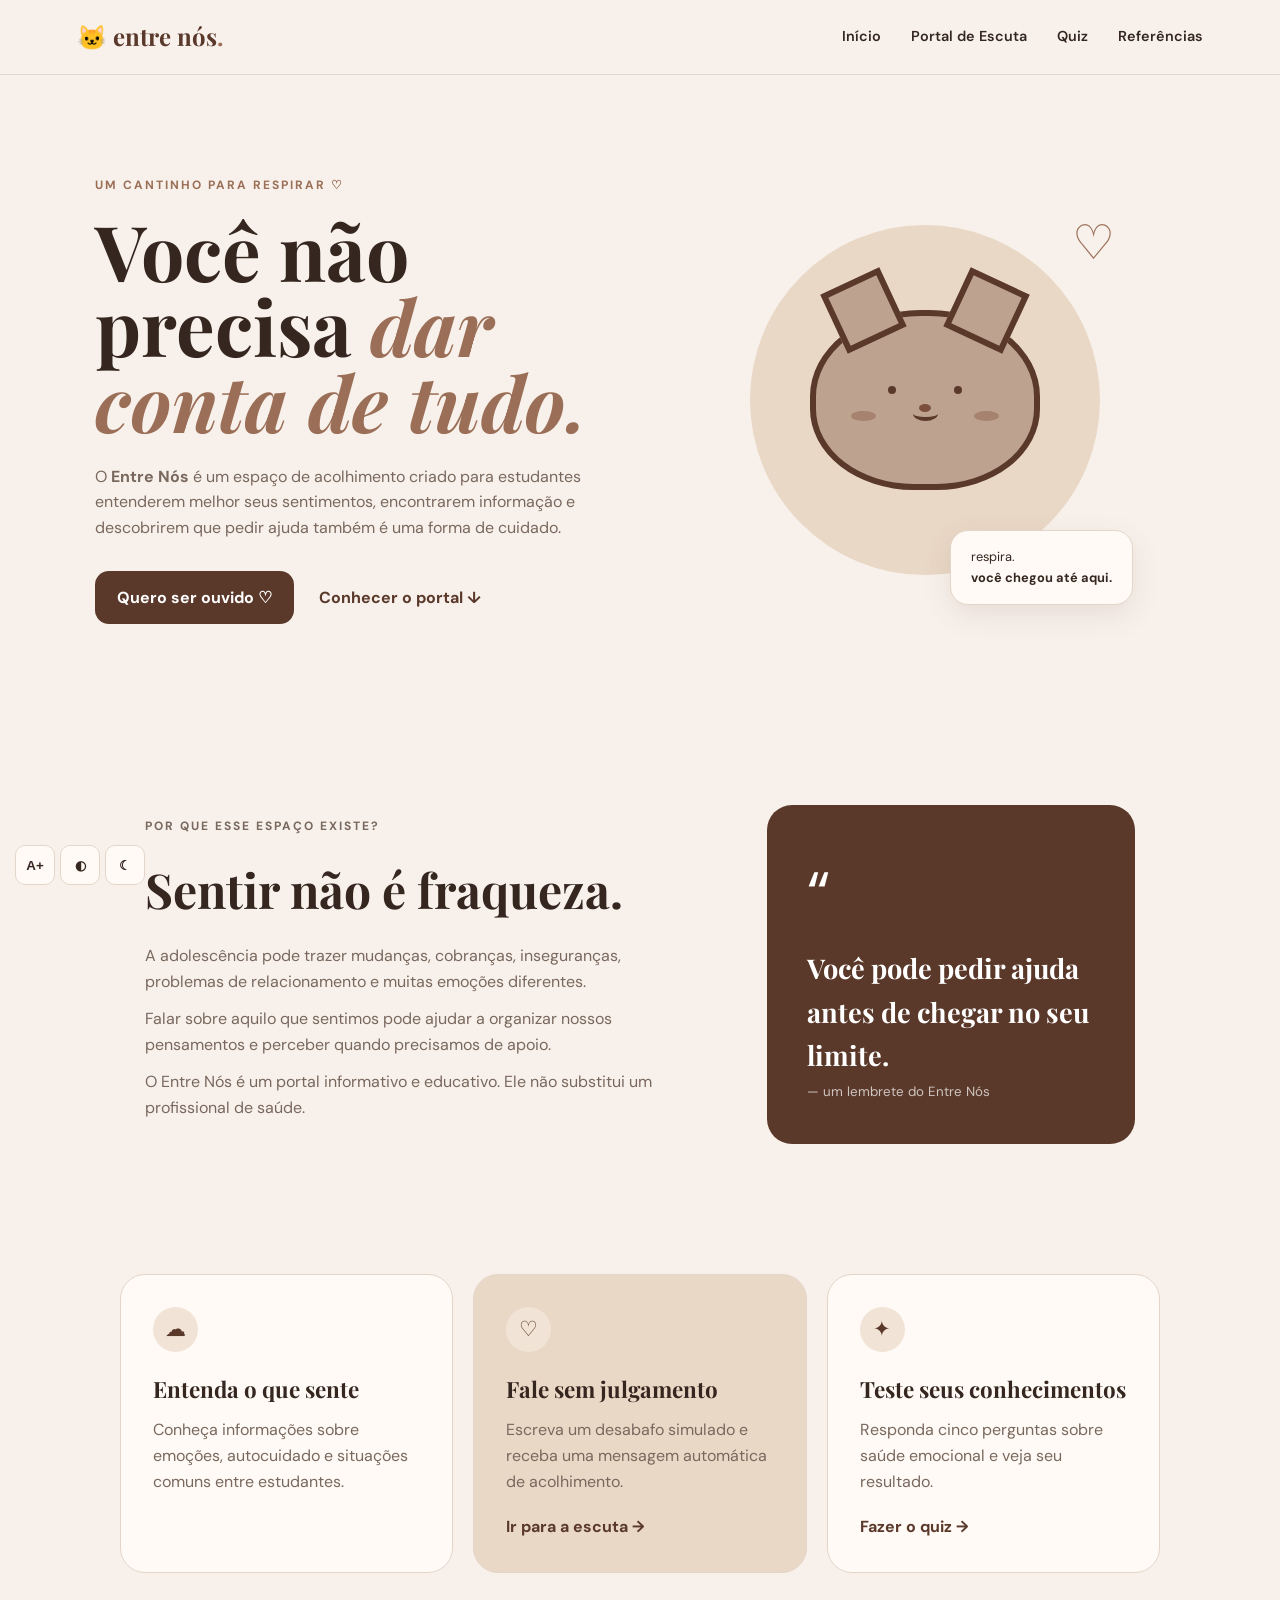
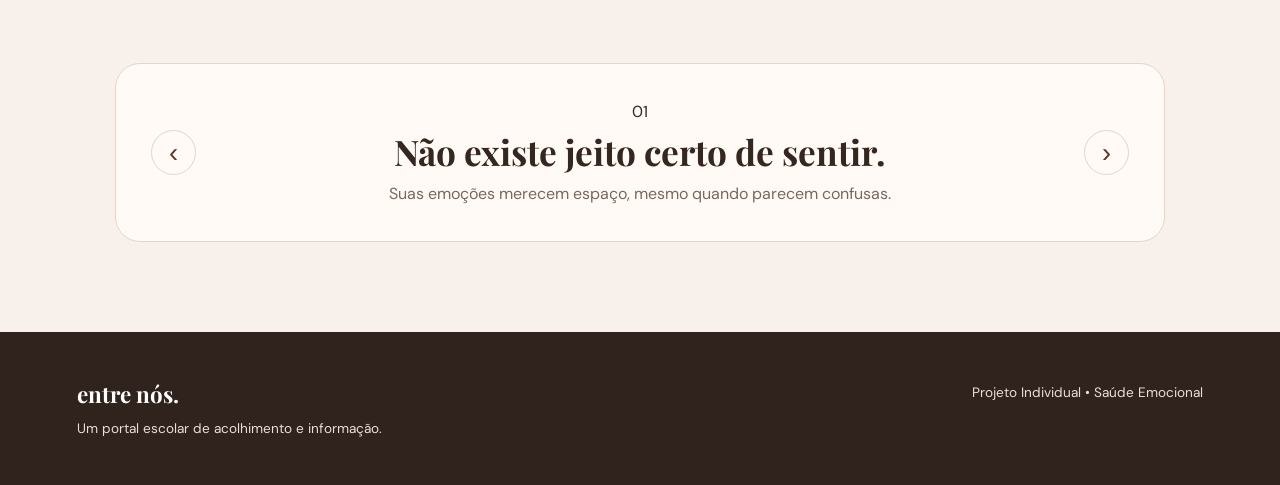
<file: index.html>
<!DOCTYPE html>
<html lang="pt-BR">
<head>
    <meta charset="UTF-8">
    <meta name="viewport" content="width=device-width, initial-scale=1.0">
    <title>Entre Nós | Saúde Emocional</title>
    <link rel="stylesheet" href="style.css">
</head>

<body>

<header>
    <a href="index.html" class="logo">🐱 entre nós<span>.</span></a>

    <button class="menu-btn" onclick="toggleMenu()">☰</button>

    <nav id="menu">
        <a href="index.html">Início</a>
        <a href="escuta.html">Portal de Escuta</a>
        <a href="quiz.html">Quiz</a>
        <a href="referencias.html">Referências</a>
    </nav>
</header>

<main>

<section class="hero">

    <div class="hero-text">
        <p class="tag">UM CANTINHO PARA RESPIRAR ♡</p>

        <h1>
            Você não precisa
            <em>dar conta de tudo.</em>
        </h1>

        <p>
            O <strong>Entre Nós</strong> é um espaço de acolhimento
            criado para estudantes entenderem melhor seus sentimentos,
            encontrarem informação e descobrirem que pedir ajuda também
            é uma forma de cuidado.
        </p>

        <div class="buttons">
            <a href="escuta.html" class="button">
                Quero ser ouvido ♡
            </a>

            <a href="#sobre" class="link">
                Conhecer o portal ↓
            </a>
        </div>
    </div>

    <div class="pusheen">
        <div class="heart">♡</div>

        <div class="cat">
            <div class="ear left"></div>
            <div class="ear right"></div>

            <div class="eye eye1"></div>
            <div class="eye eye2"></div>

            <div class="nose"></div>

            <div class="mouth"></div>

            <div class="blush blush1"></div>
            <div class="blush blush2"></div>
        </div>

        <div class="speech">
            respira.<br>
            <strong>você chegou até aqui.</strong>
        </div>
    </div>

</section>


<section id="sobre" class="about">

    <div>
        <p class="tag">POR QUE ESSE ESPAÇO EXISTE?</p>

        <h2>Sentir não é fraqueza.</h2>

        <p>
            A adolescência pode trazer mudanças, cobranças,
            inseguranças, problemas de relacionamento e muitas
            emoções diferentes.
        </p>

        <p>
            Falar sobre aquilo que sentimos pode ajudar a organizar
            nossos pensamentos e perceber quando precisamos de apoio.
        </p>

        <p>
            O Entre Nós é um portal informativo e educativo.
            Ele não substitui um profissional de saúde.
        </p>
    </div>

    <div class="quote">
        <span>“</span>
        <h3>
            Você pode pedir ajuda
            antes de chegar no seu limite.
        </h3>

        <small>— um lembrete do Entre Nós</small>
    </div>

</section>


<section class="cards">

    <article class="card">
        <div class="icon">☁</div>

        <h3>Entenda o que sente</h3>

        <p>
            Conheça informações sobre emoções,
            autocuidado e situações comuns entre estudantes.
        </p>
    </article>


    <article class="card destaque">

        <div class="icon">♡</div>

        <h3>Fale sem julgamento</h3>

        <p>
            Escreva um desabafo simulado e receba
            uma mensagem automática de acolhimento.
        </p>

        <a href="escuta.html">
            Ir para a escuta →
        </a>

    </article>


    <article class="card">

        <div class="icon">✦</div>

        <h3>Teste seus conhecimentos</h3>

        <p>
            Responda cinco perguntas sobre saúde emocional
            e veja seu resultado.
        </p>

        <a href="quiz.html">
            Fazer o quiz →
        </a>

    </article>

</section>


<section class="messages">

    <button onclick="previousMessage()">‹</button>

    <div id="messageSlide">

        <span>01</span>

        <h2>
            Não existe jeito certo de sentir.
        </h2>

        <p>
            Suas emoções merecem espaço,
            mesmo quando parecem confusas.
        </p>

    </div>

    <button onclick="nextMessage()">›</button>

</section>

</main>


<footer>

    <div>
        <strong>entre nós.</strong>
        <p>Um portal escolar de acolhimento e informação.</p>
    </div>

    <p>Projeto Individual • Saúde Emocional</p>

</footer>


<div class="accessibility">

    <button onclick="increaseFont()">A+</button>

    <button onclick="toggleContrast()">◐</button>

    <button onclick="toggleDark()">☾</button>

</div>


<button id="topButton" onclick="topPage()">↑</button>


<script src="script.js"></script>

</body>
  </html>
</file>
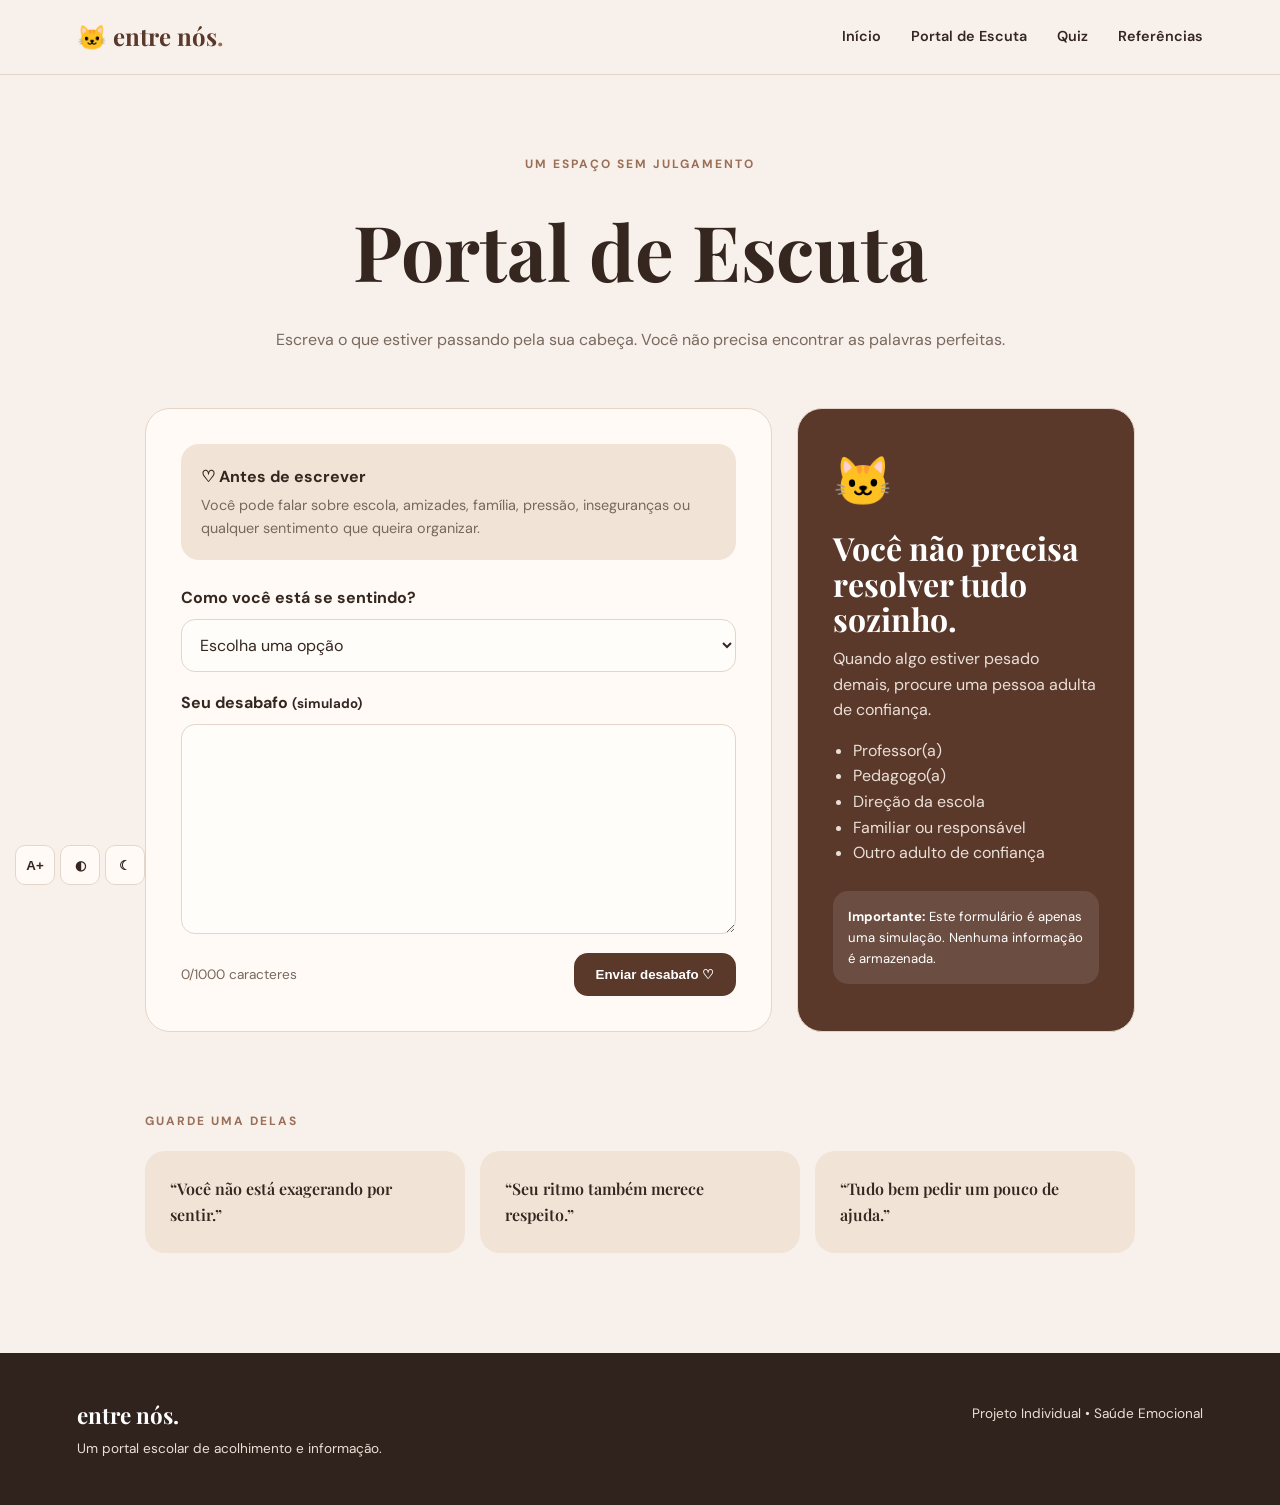
<file: escuta.html>
<!DOCTYPE html>
<html lang="pt-BR">

<head>
    <meta charset="UTF-8">
    <meta name="viewport" content="width=device-width, initial-scale=1.0">

    <title>Portal de Escuta | Entre Nós</title>

    <link rel="stylesheet" href="style.css">
</head>

<body>

<header>

    <a href="index.html" class="logo">
        🐱 entre nós<span>.</span>
    </a>

    <button class="menu-btn" onclick="toggleMenu()">☰</button>

    <nav id="menu">
        <a href="index.html">Início</a>
        <a href="escuta.html">Portal de Escuta</a>
        <a href="quiz.html">Quiz</a>
        <a href="referencias.html">Referências</a>
    </nav>

</header>


<main class="page">

    <section class="page-title">

        <p class="tag">UM ESPAÇO SEM JULGAMENTO</p>

        <h1>Portal de Escuta</h1>

        <p>
            Escreva o que estiver passando pela sua cabeça.
            Você não precisa encontrar as palavras perfeitas.
        </p>

    </section>


    <section class="listen">

        <div class="listen-box">

            <div class="notice">

                <strong>♡ Antes de escrever</strong>

                <p>
                    Você pode falar sobre escola, amizades,
                    família, pressão, inseguranças ou qualquer
                    sentimento que queira organizar.
                </p>

            </div>


            <form id="listenForm">

                <label for="feeling">
                    Como você está se sentindo?
                </label>

                <select id="feeling" required>

                    <option value="">
                        Escolha uma opção
                    </option>

                    <option>Ansioso(a)</option>
                    <option>Triste</option>
                    <option>Cansado(a)</option>
                    <option>Confuso(a)</option>
                    <option>Sobrecarregado(a)</option>
                    <option>Bem, mas queria conversar</option>
                    <option>Outro sentimento</option>

                </select>


                <label for="message">
                    Seu desabafo <small>(simulado)</small>
                </label>

                <textarea
                    id="message"
                    maxlength="1000"
                    placeholder="Pode escrever aqui..."
                    required>
                </textarea>

                <div class="counter">

                    <span>
                        <span id="counter">0</span>/1000 caracteres
                    </span>

                    <button class="button" type="submit">
                        Enviar desabafo ♡
                    </button>

                </div>

            </form>


            <div id="response" class="response"></div>

        </div>


        <aside class="support">

            <div class="big-cat">🐱</div>

            <h2>
                Você não precisa
                resolver tudo sozinho.
            </h2>

            <p>
                Quando algo estiver pesado demais,
                procure uma pessoa adulta de confiança.
            </p>

            <ul>

                <li>Professor(a)</li>
                <li>Pedagogo(a)</li>
                <li>Direção da escola</li>
                <li>Familiar ou responsável</li>
                <li>Outro adulto de confiança</li>

            </ul>

            <div class="important">

                <strong>Importante:</strong>

                Este formulário é apenas uma simulação.
                Nenhuma informação é armazenada.

            </div>

        </aside>

    </section>


    <section class="phrases">

        <p class="tag">GUARDE UMA DELAS</p>

        <div class="phrase-grid">

            <p>“Você não está exagerando por sentir.”</p>

            <p>“Seu ritmo também merece respeito.”</p>

            <p>“Tudo bem pedir um pouco de ajuda.”</p>

        </div>

    </section>

</main>


<footer>

    <div>
        <strong>entre nós.</strong>
        <p>Um portal escolar de acolhimento e informação.</p>
    </div>

    <p>Projeto Individual • Saúde Emocional</p>

</footer>


<div class="accessibility">

    <button onclick="increaseFont()">A+</button>
    <button onclick="toggleContrast()">◐</button>
    <button onclick="toggleDark()">☾</button>

</div>


<button id="topButton" onclick="topPage()">↑</button>


<script src="script.js"></script>

</body>
                                        </html>
</file>
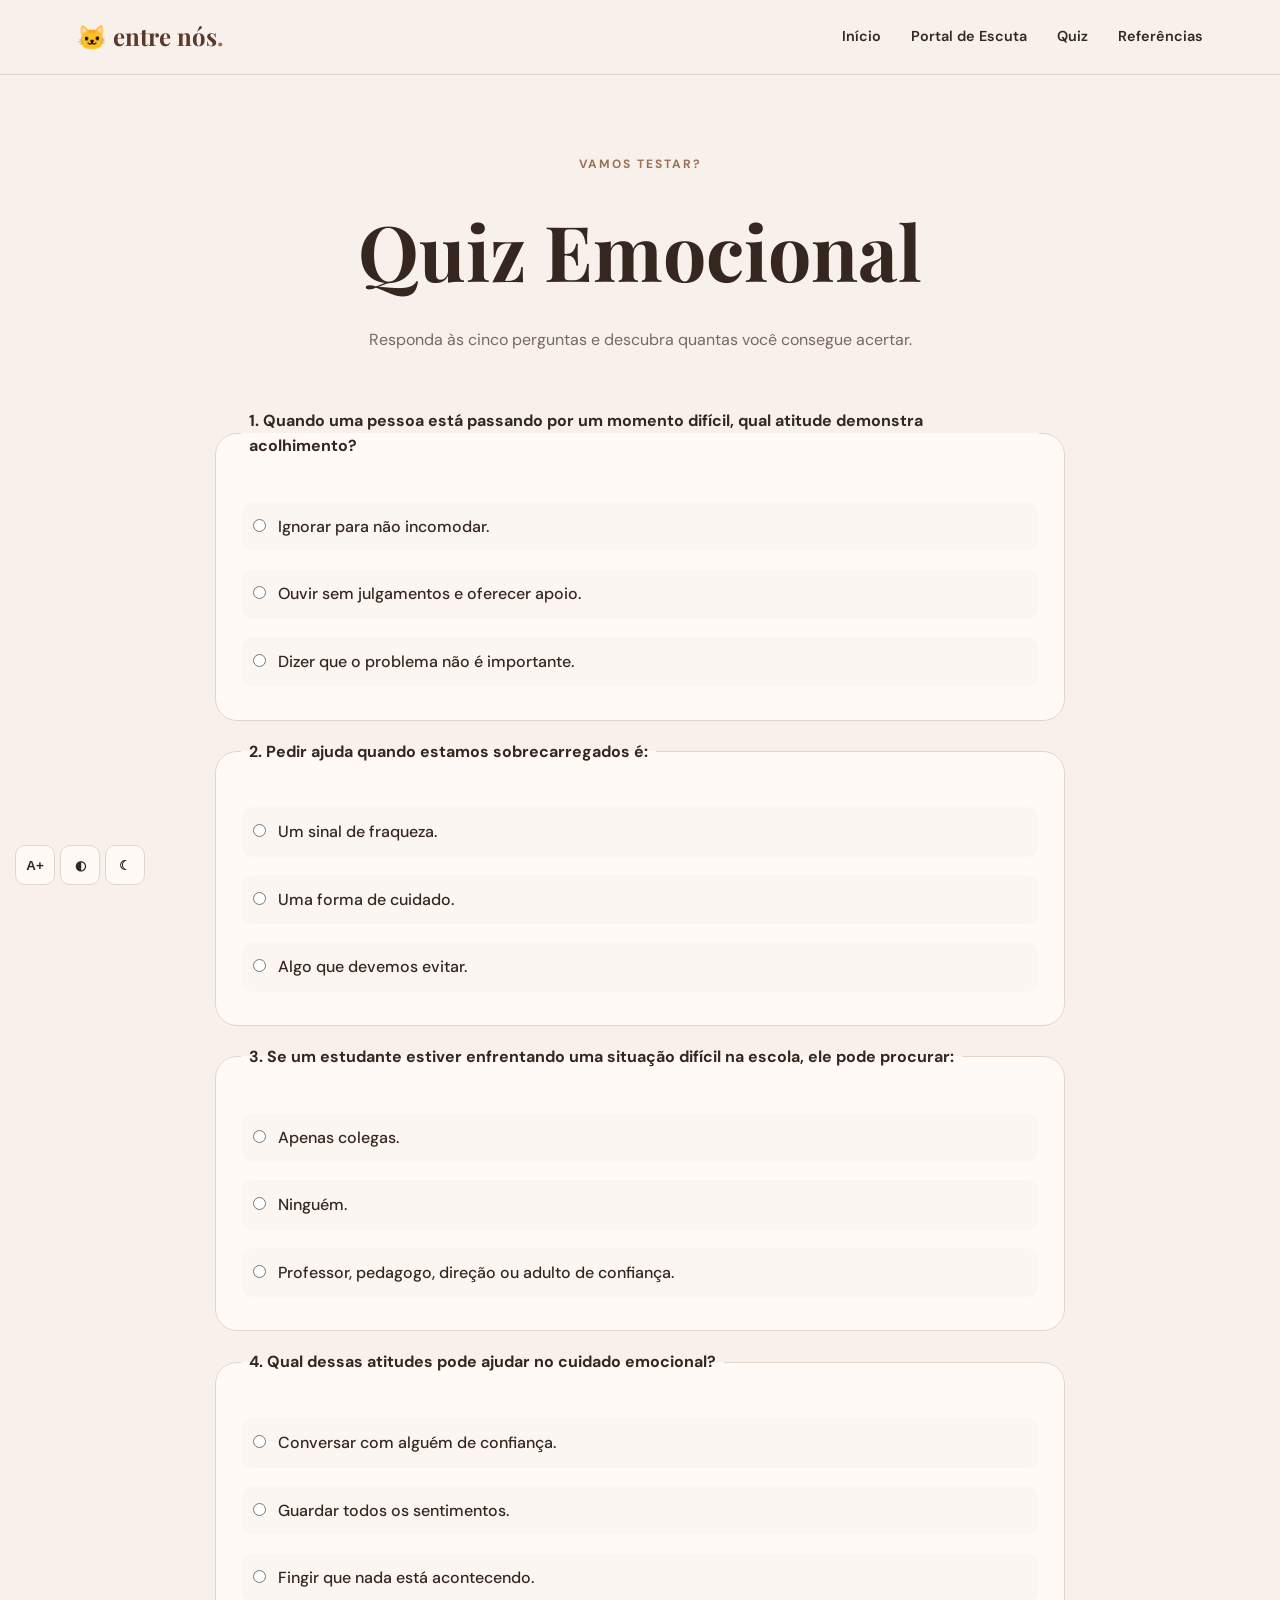
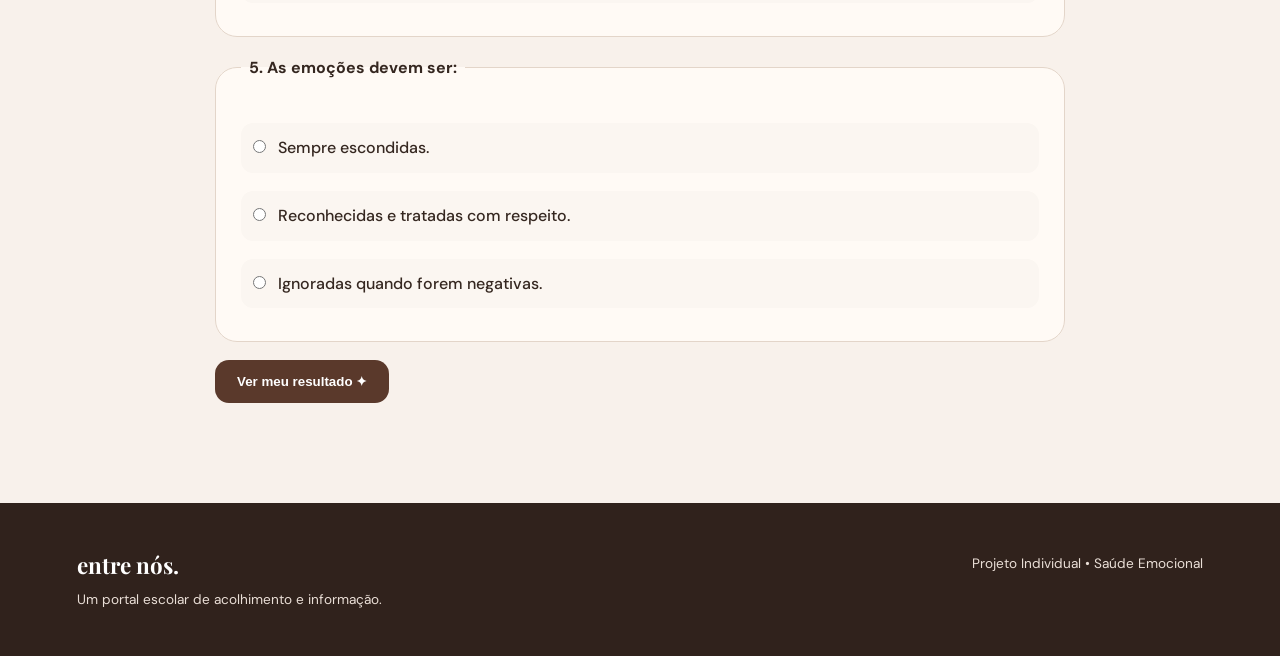
<file: quiz.html>
<!DOCTYPE html>
<html lang="pt-BR">

<head>

    <meta charset="UTF-8">

    <meta name="viewport" content="width=device-width, initial-scale=1.0">

    <title>Quiz | Entre Nós</title>

    <link rel="stylesheet" href="style.css">

</head>

<body>

<header>

    <a href="index.html" class="logo">
        🐱 entre nós<span>.</span>
    </a>

    <button class="menu-btn" onclick="toggleMenu()">☰</button>

    <nav id="menu">

        <a href="index.html">Início</a>

        <a href="escuta.html">
            Portal de Escuta
        </a>

        <a href="quiz.html">
            Quiz
        </a>

        <a href="referencias.html">
            Referências
        </a>

    </nav>

</header>


<main class="page">

    <section class="page-title">

        <p class="tag">VAMOS TESTAR?</p>

        <h1>Quiz Emocional</h1>

        <p>
            Responda às cinco perguntas e descubra
            quantas você consegue acertar.
        </p>

    </section>


    <form id="quizForm" class="quiz">

        <fieldset>

            <legend>
                1. Quando uma pessoa está passando por um momento difícil,
                qual atitude demonstra acolhimento?
            </legend>

            <label>
                <input type="radio" name="q1" value="a">
                Ignorar para não incomodar.
            </label>

            <label>
                <input type="radio" name="q1" value="b">
                Ouvir sem julgamentos e oferecer apoio.
            </label>

            <label>
                <input type="radio" name="q1" value="c">
                Dizer que o problema não é importante.
            </label>

        </fieldset>


        <fieldset>

            <legend>
                2. Pedir ajuda quando estamos sobrecarregados é:
            </legend>

            <label>
                <input type="radio" name="q2" value="a">
                Um sinal de fraqueza.
            </label>

            <label>
                <input type="radio" name="q2" value="b">
                Uma forma de cuidado.
            </label>

            <label>
                <input type="radio" name="q2" value="c">
                Algo que devemos evitar.
            </label>

        </fieldset>


        <fieldset>

            <legend>
                3. Se um estudante estiver enfrentando uma situação
                difícil na escola, ele pode procurar:
            </legend>

            <label>
                <input type="radio" name="q3" value="a">
                Apenas colegas.
            </label>

            <label>
                <input type="radio" name="q3" value="b">
                Ninguém.
            </label>

            <label>
                <input type="radio" name="q3" value="c">
                Professor, pedagogo, direção ou adulto de confiança.
            </label>

        </fieldset>


        <fieldset>

            <legend>
                4. Qual dessas atitudes pode ajudar no cuidado emocional?
            </legend>

            <label>
                <input type="radio" name="q4" value="a">
                Conversar com alguém de confiança.
            </label>

            <label>
                <input type="radio" name="q4" value="b">
                Guardar todos os sentimentos.
            </label>

            <label>
                <input type="radio" name="q4" value="c">
                Fingir que nada está acontecendo.
            </label>

        </fieldset>


        <fieldset>

            <legend>
                5. As emoções devem ser:
            </legend>

            <label>
                <input type="radio" name="q5" value="a">
                Sempre escondidas.
            </label>

            <label>
                <input type="radio" name="q5" value="b">
                Reconhecidas e tratadas com respeito.
            </label>

            <label>
                <input type="radio" name="q5" value="c">
                Ignoradas quando forem negativas.
            </label>

        </fieldset>


        <button type="submit" class="button">
            Ver meu resultado ✦
        </button>

    </form>


    <div id="quizResult" class="quiz-result"></div>

</main>


<footer>

    <div>

        <strong>entre nós.</strong>

        <p>
            Um portal escolar de acolhimento e informação.
        </p>

    </div>

    <p>
        Projeto Individual • Saúde Emocional
    </p>

</footer>


<div class="accessibility">

    <button onclick="increaseFont()">A+</button>

    <button onclick="toggleContrast()">◐</button>

    <button onclick="toggleDark()">☾</button>

</div>


<button id="topButton" onclick="topPage()">↑</button>


<script src="script.js"></script>

</body>

    </html>
</file>
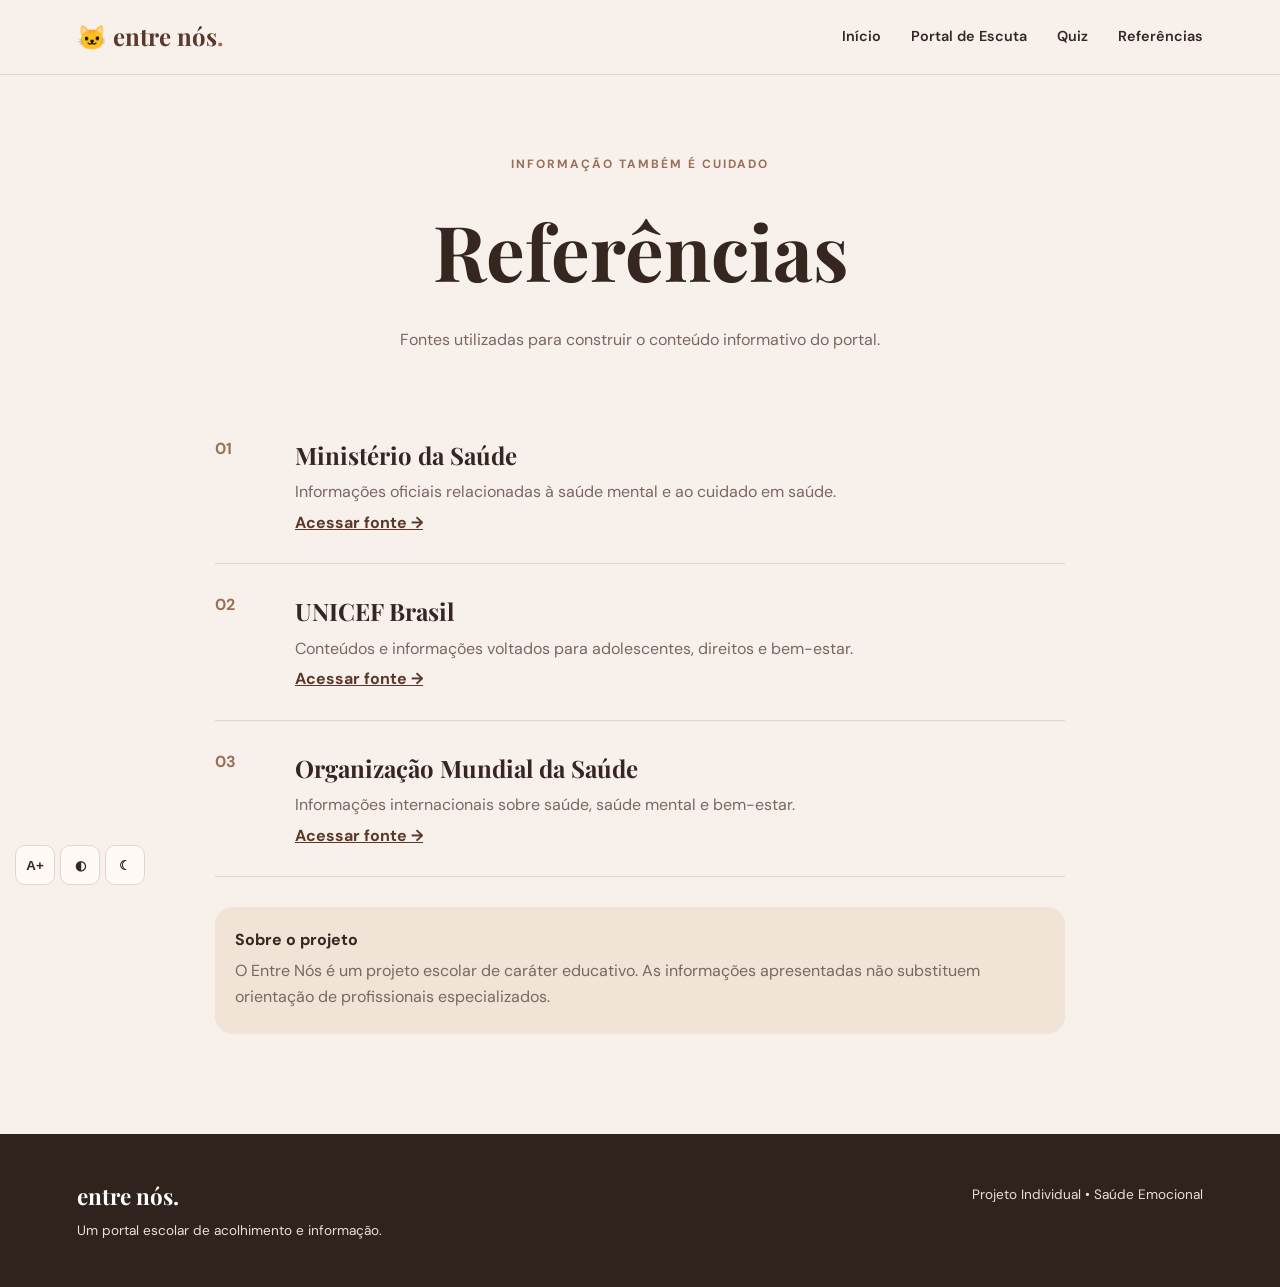
<file: referencias.html>
<!DOCTYPE html>
<html lang="pt-BR">

<head>

    <meta charset="UTF-8">
    <meta name="viewport" content="width=device-width, initial-scale=1.0">

    <title>Referências | Entre Nós</title>

    <link rel="stylesheet" href="style.css">

</head>

<body>

<header>

    <a href="index.html" class="logo">
        🐱 entre nós<span>.</span>
    </a>

    <button class="menu-btn" onclick="toggleMenu()">☰</button>

    <nav id="menu">

        <a href="index.html">Início</a>
        <a href="escuta.html">Portal de Escuta</a>
        <a href="quiz.html">Quiz</a>
        <a href="referencias.html">Referências</a>

    </nav>

</header>


<main class="page">

    <section class="page-title">

        <p class="tag">INFORMAÇÃO TAMBÉM É CUIDADO</p>

        <h1>Referências</h1>

        <p>
            Fontes utilizadas para construir o conteúdo
            informativo do portal.
        </p>

    </section>


    <section class="references">

        <article>

            <span>01</span>

            <div>

                <h2>Ministério da Saúde</h2>

                <p>
                    Informações oficiais relacionadas à saúde
                    mental e ao cuidado em saúde.
                </p>

                <a
                    href="https://www.gov.br/saude/"
                    target="_blank">
                    Acessar fonte →
                </a>

            </div>

        </article>


        <article>

            <span>02</span>

            <div>

                <h2>UNICEF Brasil</h2>

                <p>
                    Conteúdos e informações voltados para
                    adolescentes, direitos e bem-estar.
                </p>

                <a
                    href="https://www.unicef.org/brazil/"
                    target="_blank">
                    Acessar fonte →
                </a>

            </div>

        </article>


        <article>

            <span>03</span>

            <div>

                <h2>Organização Mundial da Saúde</h2>

                <p>
                    Informações internacionais sobre saúde,
                    saúde mental e bem-estar.
                </p>

                <a
                    href="https://www.who.int/"
                    target="_blank">
                    Acessar fonte →
                </a>

            </div>

        </article>


        <div class="source-note">

            <strong>Sobre o projeto</strong>

            <p>
                O Entre Nós é um projeto escolar de caráter
                educativo. As informações apresentadas não
                substituem orientação de profissionais
                especializados.
            </p>

        </div>

    </section>

</main>


<footer>

    <div>
        <strong>entre nós.</strong>
        <p>Um portal escolar de acolhimento e informação.</p>
    </div>

    <p>Projeto Individual • Saúde Emocional</p>

</footer>


<div class="accessibility">

    <button onclick="increaseFont()">A+</button>
    <button onclick="toggleContrast()">◐</button>
    <button onclick="toggleDark()">☾</button>

</div>


<button id="topButton" onclick="topPage()">↑</button>


<script src="script.js"></script>

</body>
  </html>
</file>
<file: style.css>
@import url('https://fonts.googleapis.com/css2?family=DM+Sans:wght@400;500;600;700&family=Playfair+Display:wght@500;600;700&display=swap');

:root {
    --bg: #f8f1eb;
    --paper: #fffaf5;
    --brown: #5a392b;
    --brown2: #9b6f57;
    --dark: #2d211b;
    --text: #352720;
    --muted: #79685e;
    --line: #e3d5c9;
    --beige: #ead8c6;
    --light: #f1e3d6;
}

* {
    margin: 0;
    padding: 0;
    box-sizing: border-box;
}

html {
    scroll-behavior: smooth;
}

body {
    background: var(--bg);
    color: var(--text);
    font-family: "DM Sans", sans-serif;
    line-height: 1.6;
}

header {
    height: 75px;
    padding: 0 6%;
    display: flex;
    align-items: center;
    justify-content: space-between;
    background: rgba(248, 241, 235, 0.95);
    border-bottom: 1px solid var(--line);
    position: sticky;
    top: 0;
    z-index: 100;
    backdrop-filter: blur(10px);
}

.logo {
    color: var(--brown);
    text-decoration: none;
    font-family: "Playfair Display", serif;
    font-size: 1.5rem;
    font-weight: 700;
}

.logo span {
    color: var(--brown2);
}

.logo:first-letter {
    font-family: sans-serif;
}

nav {
    display: flex;
    gap: 30px;
}

nav a {
    color: var(--text);
    text-decoration: none;
    font-size: .9rem;
    font-weight: 600;
}

nav a:hover {
    color: var(--brown2);
}

.menu-btn {
    display: none;
    background: none;
    border: none;
    font-size: 1.6rem;
    cursor: pointer;
}

.hero {
    min-height: 650px;
    max-width: 1150px;
    margin: auto;
    padding: 80px 30px;
    display: grid;
    grid-template-columns: 1fr 1fr;
    align-items: center;
    gap: 50px;
}

.tag {
    color: var(--brown2);
    font-size: .75rem;
    font-weight: 700;
    letter-spacing: 2px;
}

.hero h1 {
    font-family: "Playfair Display", serif;
    font-size: clamp(3.2rem, 6vw, 5.5rem);
    line-height: .98;
    margin: 18px 0 25px;
}

.hero h1 em {
    color: var(--brown2);
}

.hero-text > p:not(.tag) {
    color: var(--muted);
    max-width: 570px;
}

.buttons {
    display: flex;
    align-items: center;
    gap: 25px;
    margin-top: 30px;
}

.button {
    background: var(--brown);
    color: white;
    text-decoration: none;
    border: none;
    border-radius: 14px;
    padding: 14px 22px;
    cursor: pointer;
    font-weight: 700;
    transition: .25s;
}

.button:hover {
    transform: translateY(-3px);
    background: #40271d;
}

.link {
    color: var(--brown);
    text-decoration: none;
    font-weight: 700;
}

.pusheen {
    height: 430px;
    position: relative;
    display: flex;
    justify-content: center;
    align-items: center;
}

.pusheen::before {
    content: "";
    width: 350px;
    height: 350px;
    background: var(--beige);
    border-radius: 50%;
    position: absolute;
}

.cat {
    width: 230px;
    height: 180px;
    background: #bda38f;
    border: 6px solid var(--brown);
    border-radius: 48% 48% 45% 45%;
    position: relative;
    z-index: 2;
    animation: float 3s ease-in-out infinite;
}

.ear {
    position: absolute;
    width: 65px;
    height: 65px;
    background: #bda38f;
    border: 6px solid var(--brown);
    top: -38px;
    z-index: -1;
}

.ear.left {
    left: 15px;
    transform: rotate(-25deg);
}

.ear.right {
    right: 15px;
    transform: rotate(25deg);
}

.eye {
    position: absolute;
    width: 8px;
    height: 8px;
    background: var(--brown);
    border-radius: 50%;
    top: 70px;
}

.eye1 {
    left: 72px;
}

.eye2 {
    right: 72px;
}

.nose {
    width: 12px;
    height: 8px;
    background: #7d4f3d;
    border-radius: 50%;
    position: absolute;
    left: calc(50% - 6px);
    top: 88px;
}

.mouth {
    width: 25px;
    height: 15px;
    border-bottom: 4px solid var(--brown);
    border-radius: 50%;
    position: absolute;
    left: calc(50% - 12px);
    top: 90px;
}

.blush {
    width: 25px;
    height: 10px;
    background: #9d7560;
    border-radius: 50%;
    position: absolute;
    top: 95px;
    opacity: .7;
}

.blush1 {
    left: 35px;
}

.blush2 {
    right: 35px;
}

.heart {
    position: absolute;
    top: 20px;
    right: 70px;
    font-size: 3rem;
    color: var(--brown2);
    z-index: 5;
}

.speech {
    position: absolute;
    bottom: 10px;
    right: 10%;
    background: var(--paper);
    border: 1px solid var(--line);
    padding: 16px 20px;
    border-radius: 18px;
    font-size: .8rem;
    box-shadow: 0 10px 30px rgba(74, 48, 36, .1);
    z-index: 5;
}

.about {
    max-width: 1050px;
    margin: auto;
    padding: 80px 30px;
    display: grid;
    grid-template-columns: 1.2fr .8fr;
    gap: 70px;
}

.about h2 {
    font-family: "Playfair Display", serif;
    font-size: 3rem;
    margin: 15px 0;
}

.about p {
    color: var(--muted);
    margin: 12px 0;
}

.quote {
    background: var(--brown);
    color: white;
    padding: 40px;
    border-radius: 25px;
}

.quote span {
    font-size: 4rem;
}

.quote h3 {
    font-family: "Playfair Display", serif;
    font-size: 1.7rem;
}

.quote small {
    opacity: .7;
}

.cards {
    max-width: 1100px;
    margin: auto;
    padding: 50px 30px 90px;
    display: grid;
    grid-template-columns: repeat(3, 1fr);
    gap: 20px;
}

.card {
    background: var(--paper);
    border: 1px solid var(--line);
    padding: 32px;
    border-radius: 25px;
    transition: .3s;
}

.card:hover {
    transform: translateY(-7px);
}

.card.destaque {
    background: var(--beige);
}

.icon {
    width: 45px;
    height: 45px;
    display: grid;
    place-items: center;
    background: var(--light);
    border-radius: 50%;
    color: var(--brown);
    font-size: 1.3rem;
}

.card h3 {
    font-family: "Playfair Display", serif;
    font-size: 1.4rem;
    margin: 20px 0 10px;
}

.card p {
    color: var(--muted);
}

.card a {
    display: inline-block;
    color: var(--brown);
    text-decoration: none;
    font-weight: 700;
    margin-top: 20px;
}

.messages {
    max-width: 1050px;
    margin: 0 auto 90px;
    padding: 35px;
    border: 1px solid var(--line);
    border-radius: 25px;
    background: var(--paper);
    display: flex;
    align-items: center;
    justify-content: space-between;
    text-align: center;
}

.messages button {
    width: 45px;
    height: 45px;
    border-radius: 50%;
    border: 1px solid var(--line);
    background: transparent;
    font-size: 1.7rem;
    cursor: pointer;
    color: var(--brown);
}

.messages div {
    max-width: 700px;
}

.messages h2 {
    font-family: "Playfair Display", serif;
    font-size: 2.2rem;
}

.messages p {
    color: var(--muted);
}

footer {
    background: #30221c;
    color: #eadfd7;
    padding: 45px 6%;
    display: flex;
    justify-content: space-between;
    gap: 30px;
}

footer strong {
    color: white;
    font-family: "Playfair Display", serif;
    font-size: 1.4rem;
}

footer p {
    margin-top: 5px;
    font-size: .85rem;
}

.page {
    max-width: 1050px;
    margin: auto;
    padding: 80px 30px 100px;
}

.page-title {
    text-align: center;
    max-width: 750px;
    margin: 0 auto 55px;
}

.page-title h1 {
    font-family: "Playfair Display", serif;
    font-size: clamp(3rem, 6vw, 5rem);
    margin: 15px 0;
}

.page-title > p:last-child {
    color: var(--muted);
}

.listen {
    display: grid;
    grid-template-columns: 1.3fr .7fr;
    gap: 25px;
}

.listen-box,
.support {
    background: var(--paper);
    border: 1px solid var(--line);
    border-radius: 25px;
    padding: 35px;
}

.notice {
    background: var(--light);
    padding: 20px;
    border-radius: 18px;
    margin-bottom: 25px;
}

.notice p {
    color: var(--muted);
    font-size: .9rem;
    margin-top: 5px;
}

label {
    display: block;
    font-weight: 700;
    margin: 18px 0 8px;
}

select,
textarea {
    width: 100%;
    border: 1px solid var(--line);
    background: #fffdf9;
    border-radius: 14px;
    padding: 14px;
    font: inherit;
    color: var(--text);
}

textarea {
    min-height: 210px;
    resize: vertical;
}

.counter {
    margin-top: 12px;
    display: flex;
    align-items: center;
    justify-content: space-between;
    color: var(--muted);
    font-size: .85rem;
}

.response {
    display: none;
    margin-top: 25px;
    background: var(--light);
    border-left: 5px solid var(--brown);
    padding: 20px;
    border-radius: 14px;
}

.response.show {
    display: block;
}

.support {
    background: var(--brown);
    color: white;
}

.support h2 {
    font-family: "Playfair Display", serif;
    font-size: 2rem;
    line-height: 1.1;
    margin: 10px 0;
}

.support p,
.support li {
    color: #eadfd7;
}

.support ul {
    padding-left: 20px;
    margin-top: 15px;
}

.big-cat {
    font-size: 3rem;
}

.important {
    background: rgba(255,255,255,.1);
    border-radius: 15px;
    padding: 15px;
    margin-top: 25px;
    font-size: .82rem;
}

.phrases {
    margin-top: 80px;
}

.phrase-grid {
    display: grid;
    grid-template-columns: repeat(3,1fr);
    gap: 15px;
    margin-top: 20px;
}

.phrase-grid p {
    padding: 25px;
    background: var(--light);
    border-radius: 20px;
    font-family: "Playfair Display", serif;
    font-weight: 600;
}

.quiz {
    max-width: 850px;
    margin: auto;
}

fieldset {
    border: 1px solid var(--line);
    background: var(--paper);
    border-radius: 22px;
    padding: 25px;
    margin-bottom: 18px;
}

legend {
    font-weight: 700;
    padding: 0 8px;
}

fieldset label {
    background: #fbf6f1;
    border-radius: 12px;
    padding: 12px;
    cursor: pointer;
    font-weight: 500;
}

input[type="radio"] {
    accent-color: var(--brown);
    margin-right: 8px;
}

.quiz-result {
    display: none;
    max-width: 850px;
    margin: 25px auto;
    padding: 30px;
    text-align: center;
    background: var(--beige);
    border-radius: 22px;
}

.quiz-result.show {
    display: block;
}

.quiz-result strong {
    display: block;
    font-family: "Playfair Display", serif;
    font-size: 3rem;
}

.references {
    max-width: 850px;
    margin: auto;
}

.references article {
    display: grid;
    grid-template-columns: 60px 1fr;
    gap: 20px;
    padding: 28px 0;
    border-bottom: 1px solid var(--line);
}

.references article > span {
    color: var(--brown2);
    font-weight: 700;
}

.references h2 {
    font-family: "Playfair Display", serif;
}

.references p {
    color: var(--muted);
    margin: 5px 0;
}

.references a {
    color: var(--brown);
    font-weight: 700;
}

.source-note {
    margin-top: 30px;
    background: var(--light);
    padding: 20px;
    border-radius: 18px;
}

.accessibility {
    position: fixed;
    bottom: 15px;
    left: 15px;
    display: flex;
    gap: 5px;
    z-index: 200;
}

.accessibility button {
    width: 40px;
    height: 40px;
    border: 1px solid var(--line);
    border-radius: 10px;
    background: var(--paper);
    color: var(--text);
    cursor: pointer;
    font-weight: bold;
}

#topButton {
    display: none;
    position: fixed;
    right: 20px;
    bottom: 20px;
    width: 45px;
    height: 45px;
    border: none;
    border-radius: 50%;
    background: var(--brown);
    color: white;
    font-size: 1.2rem;
    cursor: pointer;
}

.large-text {
    font-size: 18px;
}

.dark {
    --bg: #211914;
    --paper: #30231c;
    --text: #f7e9dd;
    --muted: #c8b6a8;
    --line: #543e31;
    --beige: #4b3529;
    --light: #493328;
    --brown: #c69b80;
}

.dark header {
    background: rgba(33,25,20,.95);
}

.dark select,
.dark textarea,
.dark fieldset label {
    background: #392a22;
    color: white;
}

.contrast {
    --bg: white;
    --paper: white;
    --text: black;
    --muted: #111;
    --line: black;
    --brown: #3a1d0d;
}

@keyframes float {

    0%,100% {
        transform: translateY(0);
    }

    50% {
        transform: translateY(-12px);
    }

}

@media(max-width: 800px) {

    nav {
        display: none;
        position: absolute;
        top: 75px;
        left: 0;
        right: 0;
        background: var(--bg);
        flex-direction: column;
        padding: 20px;
    }

    nav.open {
        display: flex;
    }

    .menu-btn {
        display: block;
        color: var(--brown);
    }

    .hero,
    .about,
    .listen {
        grid-template-columns: 1fr;
    }

    .cards,
    .phrase-grid {
        grid-template-columns: 1fr;
    }

    .pusheen {
        order: -1;
    }

    footer {
        flex-direction: column;
    }

}

@media(max-width: 500px) {

    .hero h1 {
        font-size: 3.2rem;
    }

    .hero {
        padding-top: 45px;
    }

    .pusheen::before {
        width: 290px;
        height: 290px;
    }

    .cat {
        width: 200px;
    }

    .buttons {
        flex-direction: column;
        align-items: flex-start;
    }

    .counter {
        flex-direction: column;
        align-items: flex-end;
        gap: 10px;
    }

      }
</file>
